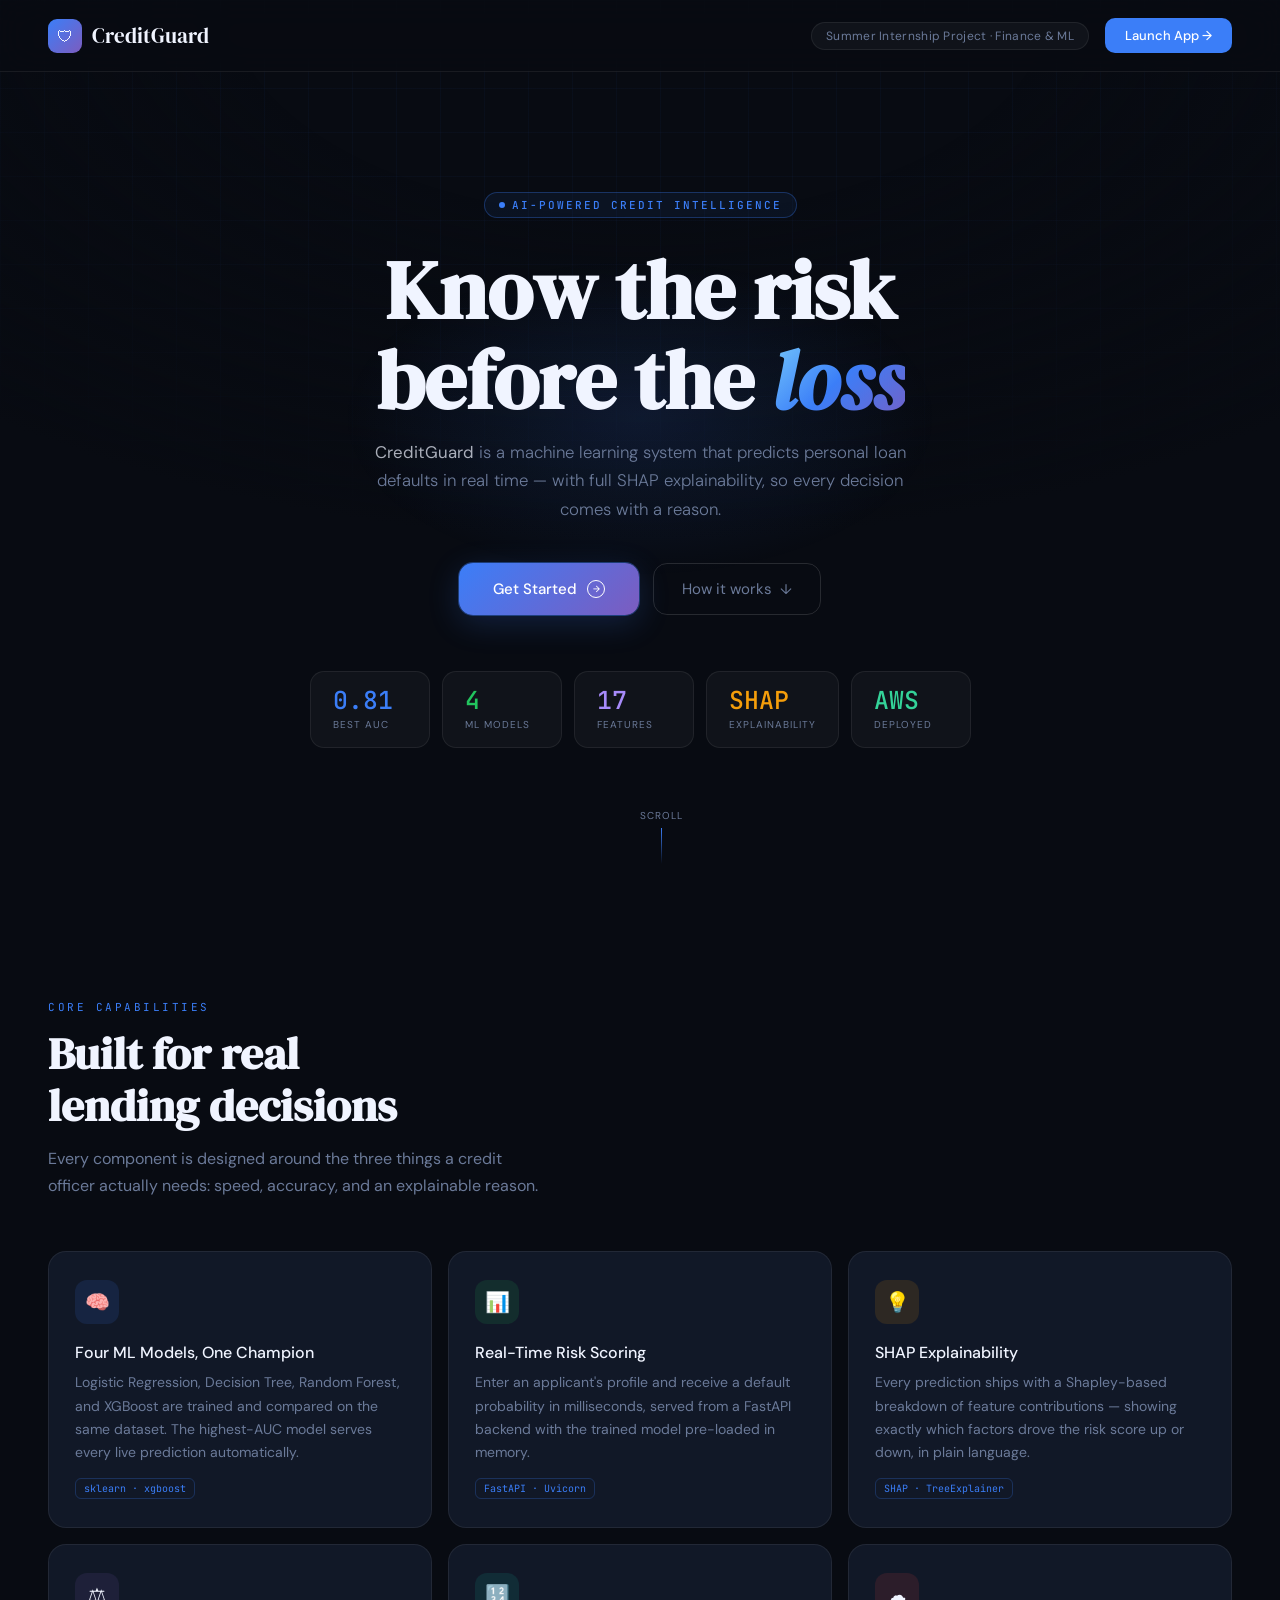
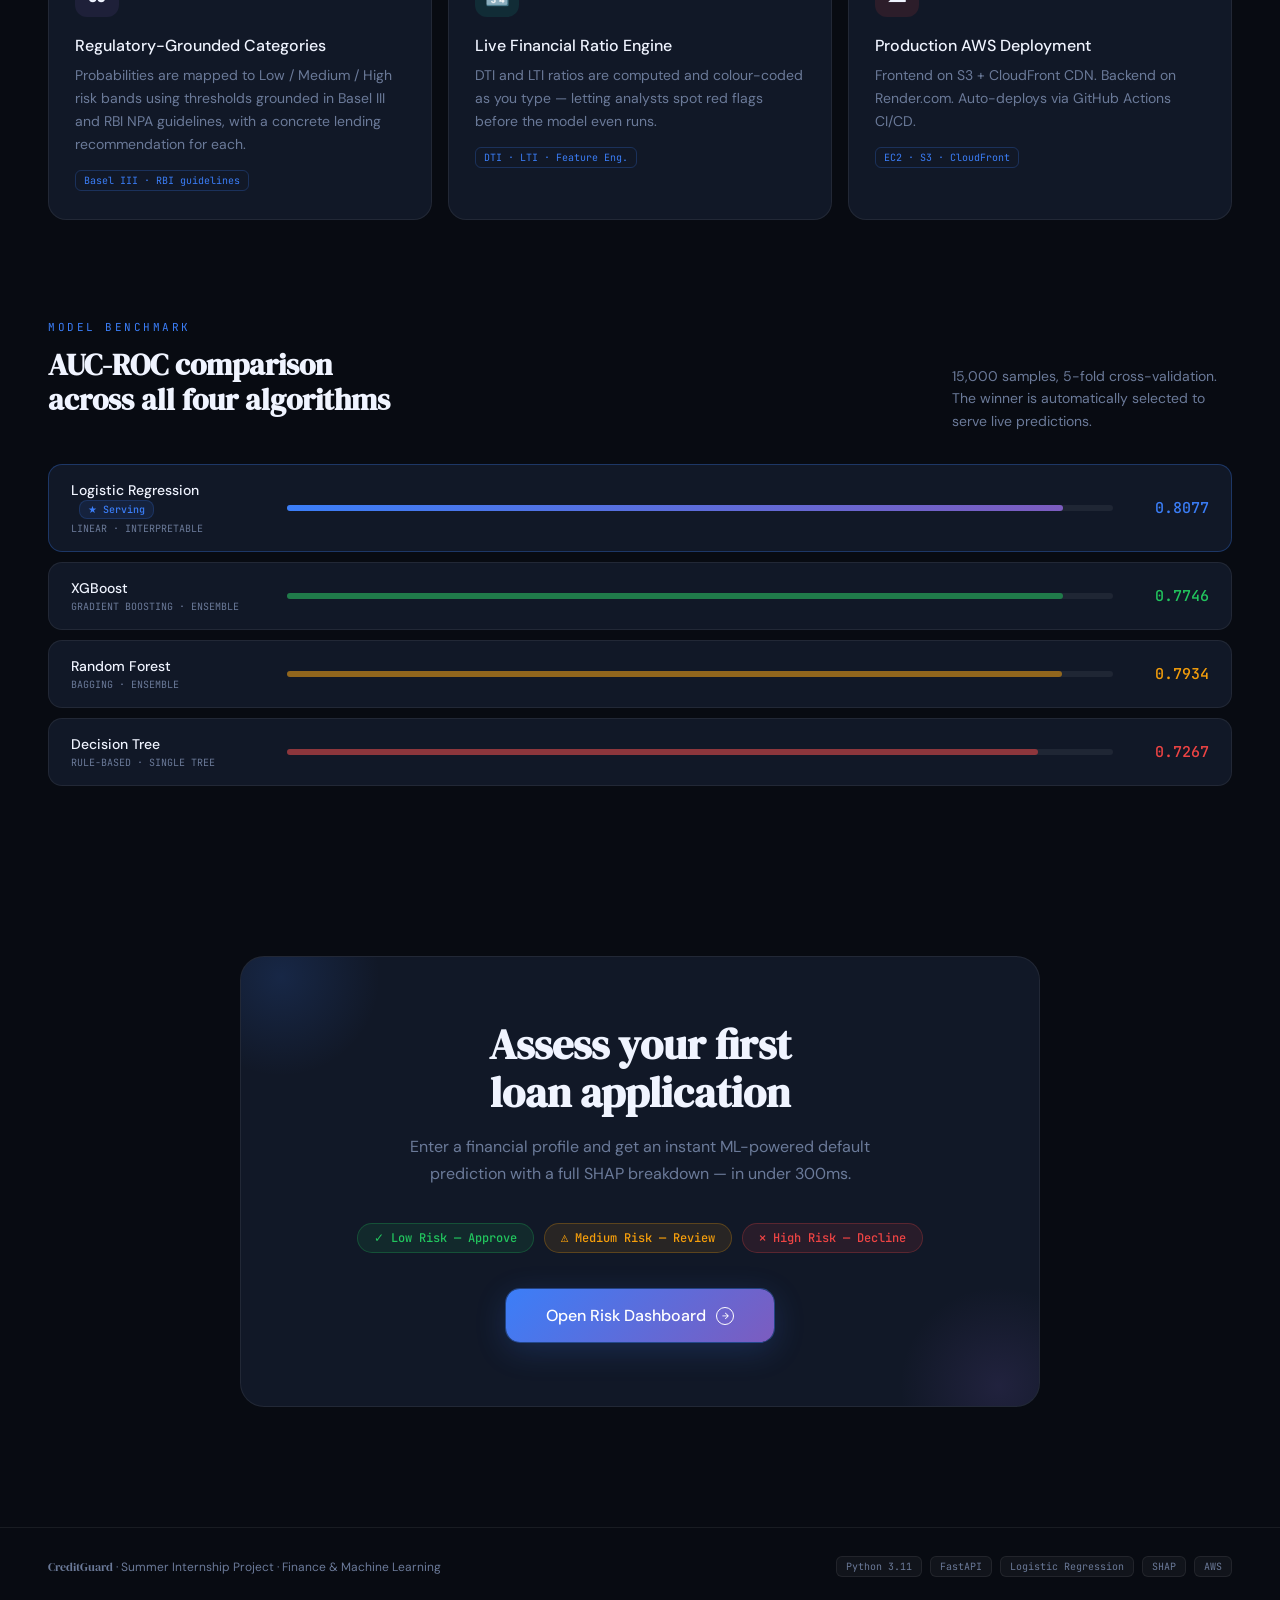
<file: frontend/index.html>
<!DOCTYPE html>
<html lang="en">
<head>
  <meta charset="UTF-8">
  <meta name="viewport" content="width=device-width, initial-scale=1">
  <title>CreditGuard — AI Credit Risk Intelligence</title>
  <link rel="preconnect" href="https://fonts.googleapis.com">
  <link href="https://fonts.googleapis.com/css2?family=DM+Serif+Display:ital@0;1&family=DM+Sans:ital,wght@0,300;0,400;0,500;1,300&family=JetBrains+Mono:wght@400;500&display=swap" rel="stylesheet">
  <style>
    *,*::before,*::after{box-sizing:border-box;margin:0;padding:0}
    :root{
      --bg:#080b12;--surface:#0e1320;--card:#111827;
      --border:rgba(255,255,255,0.07);--border2:rgba(255,255,255,0.13);
      --text:#f0f4ff;--muted:#6b7a99;
      --accent:#3b7ef8;--accent2:#7c5cbf;
      --success:#22c55e;--warning:#f59e0b;--danger:#ef4444;
      --serif:'DM Serif Display',Georgia,serif;
      --sans:'DM Sans',system-ui,sans-serif;
      --mono:'JetBrains Mono',monospace;
    }
    html{scroll-behavior:smooth}
    body{font-family:var(--sans);background:var(--bg);color:var(--text);min-height:100vh;overflow-x:hidden}

    /* Grid background */
    body::before{
      content:'';position:fixed;inset:0;z-index:0;
      background-image:
        linear-gradient(rgba(59,126,248,0.04) 1px,transparent 1px),
        linear-gradient(90deg,rgba(59,126,248,0.04) 1px,transparent 1px);
      background-size:44px 44px;pointer-events:none
    }
    body::after{
      content:'';position:fixed;inset:0;z-index:0;
      background:radial-gradient(ellipse 80% 60% at 50% 0%,transparent 40%,var(--bg) 100%);
      pointer-events:none
    }

    /* ── Nav ── */
    nav{
      position:fixed;top:0;left:0;right:0;z-index:100;
      display:flex;align-items:center;justify-content:space-between;
      padding:18px 48px;
      border-bottom:1px solid var(--border);
      background:rgba(8,11,18,0.75);
      backdrop-filter:blur(16px)
    }
    .logo{display:flex;align-items:center;gap:10px;font-family:var(--serif);font-size:1.3rem;color:var(--text);text-decoration:none}
    .logo-icon{width:34px;height:34px;background:linear-gradient(135deg,var(--accent),var(--accent2));border-radius:9px;display:grid;place-items:center;font-size:16px}
    .nav-pill{font-size:12px;color:var(--muted);background:rgba(255,255,255,0.04);border:1px solid var(--border);border-radius:20px;padding:5px 14px;letter-spacing:.3px}
    .btn-nav{font-family:var(--sans);font-size:13px;font-weight:500;color:#fff;background:var(--accent);border:none;border-radius:10px;padding:9px 20px;cursor:pointer;transition:opacity .2s,transform .1s;text-decoration:none;display:inline-block}
    .btn-nav:hover{opacity:.88}
    .btn-nav:active{transform:scale(.97)}

    /* ── Hero ── */
    .hero{
      position:relative;z-index:1;min-height:100vh;
      display:flex;flex-direction:column;align-items:center;justify-content:center;
      text-align:center;padding:120px 24px 80px
    }
    .hero-orb{
      position:absolute;width:600px;height:320px;top:50%;left:50%;
      transform:translate(-50%,-60%);
      background:radial-gradient(ellipse,rgba(59,126,248,0.13) 0%,transparent 70%);
      pointer-events:none
    }
    .eyebrow{
      display:inline-flex;align-items:center;gap:7px;
      font-family:var(--mono);font-size:11px;font-weight:500;
      color:var(--accent);letter-spacing:2px;text-transform:uppercase;
      border:1px solid rgba(59,126,248,0.3);border-radius:20px;padding:5px 14px;margin-bottom:28px;
      background:rgba(59,126,248,0.07);
      animation:fadeUp .6s ease both
    }
    .eyebrow-dot{width:6px;height:6px;border-radius:50%;background:var(--accent);animation:pulse 2s ease-in-out infinite}
    @keyframes pulse{0%,100%{opacity:1;transform:scale(1)}50%{opacity:.5;transform:scale(.85)}}

    .hero-title{
      font-family:var(--serif);
      font-size:clamp(2.8rem,7vw,5.2rem);
      line-height:1.08;margin-bottom:12px;
      animation:fadeUp .7s .1s ease both
    }
    .hero-title em{
      font-style:italic;
      background:linear-gradient(135deg,#7dd3fc,var(--accent),var(--accent2));
      -webkit-background-clip:text;-webkit-text-fill-color:transparent;background-clip:text
    }
    .hero-sub{
      font-size:1.05rem;font-weight:300;color:var(--muted);line-height:1.7;
      max-width:560px;margin:0 auto 40px;
      animation:fadeUp .7s .2s ease both
    }
    .hero-sub strong{color:rgba(240,244,255,.7);font-weight:400}

    .hero-cta{display:flex;gap:14px;justify-content:center;flex-wrap:wrap;animation:fadeUp .7s .3s ease both}

    .btn-primary{
      font-family:var(--sans);font-size:15px;font-weight:500;
      color:#fff;
      background:linear-gradient(135deg,var(--accent) 0%,var(--accent2) 100%);
      border:none;border-radius:14px;padding:15px 34px;cursor:pointer;
      text-decoration:none;display:inline-flex;align-items:center;gap:10px;
      box-shadow:0 0 0 1px rgba(59,126,248,.4),0 8px 32px rgba(59,126,248,.2);
      transition:transform .2s,box-shadow .2s,opacity .2s;
      position:relative;overflow:hidden
    }
    .btn-primary::before{content:'';position:absolute;inset:0;background:linear-gradient(135deg,rgba(255,255,255,.15),transparent);opacity:0;transition:opacity .2s}
    .btn-primary:hover{transform:translateY(-2px);box-shadow:0 0 0 1px rgba(59,126,248,.5),0 16px 40px rgba(59,126,248,.3)}
    .btn-primary:hover::before{opacity:1}
    .btn-primary:active{transform:translateY(0)}

    .btn-secondary{
      font-family:var(--sans);font-size:15px;font-weight:400;
      color:var(--muted);background:transparent;
      border:1px solid var(--border2);border-radius:14px;padding:15px 28px;cursor:pointer;
      text-decoration:none;display:inline-flex;align-items:center;gap:8px;
      transition:border-color .2s,color .2s
    }
    .btn-secondary:hover{border-color:rgba(255,255,255,.25);color:var(--text)}
    .arrow-icon{width:18px;height:18px;border:1.5px solid currentColor;border-radius:50%;display:grid;place-items:center;font-size:9px;flex-shrink:0}

    /* Stat cards */
    .stats-row{display:flex;gap:12px;justify-content:center;flex-wrap:wrap;margin-top:56px;animation:fadeUp .7s .45s ease both}
    .stat-card{
      background:rgba(255,255,255,.035);border:1px solid var(--border);
      border-radius:14px;padding:16px 22px;text-align:left;min-width:120px;
      backdrop-filter:blur(8px);transition:border-color .2s,transform .2s
    }
    .stat-card:hover{border-color:var(--border2);transform:translateY(-3px)}
    .stat-val{font-family:var(--mono);font-size:1.55rem;font-weight:500;line-height:1;margin-bottom:5px}
    .stat-label{font-size:10px;color:var(--muted);text-transform:uppercase;letter-spacing:1px}

    /* Scroll hint */
    .scroll-hint{
      position:absolute;bottom:36px;left:50%;transform:translateX(-50%);
      display:flex;flex-direction:column;align-items:center;gap:6px;
      font-size:10px;color:var(--muted);letter-spacing:1px;text-transform:uppercase;
      animation:fadeUp .7s .7s ease both
    }
    .scroll-line{width:1px;height:36px;background:linear-gradient(to bottom,var(--accent),transparent);animation:scrollDrop 1.6s ease-in-out infinite}
    @keyframes scrollDrop{0%,100%{opacity:0;transform:scaleY(0);transform-origin:top}50%{opacity:1;transform:scaleY(1)}}

    /* ── Features ── */
    .section{position:relative;z-index:1;padding:100px 48px}
    .section-label{font-family:var(--mono);font-size:11px;color:var(--accent);letter-spacing:2.5px;text-transform:uppercase;margin-bottom:14px}
    .section-title{font-family:var(--serif);font-size:clamp(1.8rem,4vw,2.8rem);line-height:1.15;margin-bottom:14px}
    .section-sub{font-size:1rem;color:var(--muted);max-width:500px;line-height:1.7}

    .features-grid{display:grid;grid-template-columns:repeat(auto-fit,minmax(290px,1fr));gap:16px;margin-top:52px}
    .feat-card{
      background:var(--card);border:1px solid var(--border);border-radius:18px;padding:28px 26px;
      position:relative;overflow:hidden;transition:border-color .25s,transform .25s
    }
    .feat-card:hover{border-color:rgba(59,126,248,.3);transform:translateY(-4px)}
    .feat-card::before{content:'';position:absolute;top:0;left:0;right:0;height:1px;background:linear-gradient(90deg,transparent,rgba(59,126,248,.4),transparent);opacity:0;transition:opacity .25s}
    .feat-card:hover::before{opacity:1}
    .feat-icon{width:44px;height:44px;border-radius:12px;display:grid;place-items:center;font-size:20px;margin-bottom:18px}
    .fi-blue{background:rgba(59,126,248,.12)} .fi-green{background:rgba(34,197,94,.12)}
    .fi-amber{background:rgba(245,158,11,.12)} .fi-purple{background:rgba(124,92,191,.12)}
    .fi-teal{background:rgba(20,184,166,.12)} .fi-red{background:rgba(239,68,68,.12)}
    .feat-title{font-size:1rem;font-weight:500;margin-bottom:8px}
    .feat-desc{font-size:.875rem;color:var(--muted);line-height:1.65}
    .feat-tag{display:inline-block;margin-top:14px;font-family:var(--mono);font-size:10px;color:var(--accent);border:1px solid rgba(59,126,248,.25);border-radius:6px;padding:3px 8px}

    /* ── Model rows ── */
    .models-strip{position:relative;z-index:1;padding:0 48px 100px}
    .models-header{display:flex;justify-content:space-between;align-items:flex-end;margin-bottom:32px;flex-wrap:wrap;gap:16px}
    .model-row{
      display:grid;grid-template-columns:200px 1fr 80px;
      align-items:center;gap:16px;padding:16px 22px;margin-bottom:10px;
      background:var(--card);border:1px solid var(--border);border-radius:14px;transition:border-color .2s
    }
    .model-row:hover{border-color:var(--border2)}
    .model-row.best{border-color:rgba(59,126,248,.3)}
    .model-name{font-size:14px;font-weight:500}
    .model-type{font-family:var(--mono);font-size:10px;color:var(--muted);margin-top:3px}
    .model-bar-wrap{height:6px;background:rgba(255,255,255,.06);border-radius:3px}
    .model-bar{height:6px;border-radius:3px}
    .model-auc{font-family:var(--mono);font-size:15px;font-weight:500;text-align:right}
    .best-badge{display:inline-flex;align-items:center;gap:4px;font-family:var(--mono);font-size:10px;font-weight:500;color:var(--accent);background:rgba(59,126,248,.1);border:1px solid rgba(59,126,248,.2);border-radius:8px;padding:2px 8px;margin-left:8px}

    /* ── CTA ── */
    .cta-section{position:relative;z-index:1;padding:60px 48px 120px}
    .cta-box{
      background:var(--card);border:1px solid var(--border);border-radius:24px;
      padding:64px 48px;text-align:center;position:relative;overflow:hidden;
      max-width:800px;margin:0 auto
    }
    .cta-box::before{content:'';position:absolute;top:-80px;left:-60px;width:200px;height:200px;border-radius:50%;background:radial-gradient(circle,rgba(59,126,248,.15),transparent 70%);pointer-events:none}
    .cta-box::after{content:'';position:absolute;bottom:-80px;right:-60px;width:200px;height:200px;border-radius:50%;background:radial-gradient(circle,rgba(124,92,191,.15),transparent 70%);pointer-events:none}
    .cta-title{font-family:var(--serif);font-size:clamp(1.8rem,4vw,2.6rem);line-height:1.15;margin-bottom:16px}
    .cta-sub{font-size:1rem;color:var(--muted);line-height:1.7;max-width:480px;margin:0 auto 36px}
    .risk-pills{display:flex;justify-content:center;gap:10px;flex-wrap:wrap;margin-bottom:36px}
    .rpill{font-family:var(--mono);font-size:12px;font-weight:500;padding:6px 16px;border-radius:20px}
    .rpill.low{background:rgba(34,197,94,.1);color:#22c55e;border:1px solid rgba(34,197,94,.25)}
    .rpill.med{background:rgba(245,158,11,.1);color:#f59e0b;border:1px solid rgba(245,158,11,.25)}
    .rpill.hi{background:rgba(239,68,68,.1);color:#ef4444;border:1px solid rgba(239,68,68,.25)}

    /* ── Footer ── */
    footer{
      position:relative;z-index:1;border-top:1px solid var(--border);
      padding:28px 48px;display:flex;justify-content:space-between;align-items:center;
      flex-wrap:wrap;gap:12px;font-size:12px;color:var(--muted)
    }
    .footer-stack{display:flex;gap:8px;flex-wrap:wrap}
    .stack-pill{background:rgba(255,255,255,.04);border:1px solid var(--border);border-radius:6px;padding:3px 9px;font-family:var(--mono);font-size:10px}

    @keyframes fadeUp{from{opacity:0;transform:translateY(18px)}to{opacity:1;transform:translateY(0)}}

    @media(max-width:700px){
      nav{padding:16px 20px}
      .nav-pill{display:none}
      .section,.models-strip,.cta-section{padding-left:20px;padding-right:20px}
      .cta-box{padding:40px 22px}
      .model-row{grid-template-columns:1fr 60px}
      .model-bar-wrap{display:none}
      .model-type{display:none}
      footer{padding:20px}
    }
  </style>
</head>
<body>

<!-- Nav -->
<nav>
  <a href="index.html" class="logo">
    <div class="logo-icon">🛡</div>
    CreditGuard
  </a>
  <div style="display:flex;align-items:center;gap:16px">
    <span class="nav-pill">Summer Internship Project · Finance &amp; ML</span>
    <a href="dashboard.html" class="btn-nav">Launch App →</a>
  </div>
</nav>

<!-- Hero -->
<section class="hero">
  <div class="hero-orb"></div>

  <div class="eyebrow">
    <span class="eyebrow-dot"></span>
    AI-Powered Credit Intelligence
  </div>

  <h1 class="hero-title">
    Know the risk<br>before the <em>loss</em>
  </h1>

  <p class="hero-sub">
    <strong>CreditGuard</strong> is a machine learning system that predicts personal loan defaults in real time — with full SHAP explainability, so every decision comes with a reason.
  </p>

  <div class="hero-cta">
    <a href="dashboard.html" class="btn-primary">
      Get Started
      <span class="arrow-icon">→</span>
    </a>
    <a href="#features" class="btn-secondary">
      How it works <span style="font-size:14px">↓</span>
    </a>
  </div>

  <div class="stats-row">
    <div class="stat-card"><div class="stat-val" style="color:var(--accent)">0.81</div><div class="stat-label">Best AUC</div></div>
    <div class="stat-card"><div class="stat-val" style="color:var(--success)">4</div><div class="stat-label">ML Models</div></div>
    <div class="stat-card"><div class="stat-val" style="color:#a78bfa">17</div><div class="stat-label">Features</div></div>
    <div class="stat-card"><div class="stat-val" style="color:var(--warning)">SHAP</div><div class="stat-label">Explainability</div></div>
    <div class="stat-card"><div class="stat-val" style="color:#34d399">AWS</div><div class="stat-label">Deployed</div></div>
  </div>

  <div class="scroll-hint">
    <span>scroll</span>
    <div class="scroll-line"></div>
  </div>
</section>

<!-- Features -->
<section class="section" id="features">
  <div class="section-label">Core Capabilities</div>
  <h2 class="section-title">Built for real<br>lending decisions</h2>
  <p class="section-sub">Every component is designed around the three things a credit officer actually needs: speed, accuracy, and an explainable reason.</p>

  <div class="features-grid">
    <div class="feat-card">
      <div class="feat-icon fi-blue">🧠</div>
      <div class="feat-title">Four ML Models, One Champion</div>
      <div class="feat-desc">Logistic Regression, Decision Tree, Random Forest, and XGBoost are trained and compared on the same dataset. The highest-AUC model serves every live prediction automatically.</div>
      <div class="feat-tag">sklearn · xgboost</div>
    </div>
    <div class="feat-card">
      <div class="feat-icon fi-green">📊</div>
      <div class="feat-title">Real-Time Risk Scoring</div>
      <div class="feat-desc">Enter an applicant's profile and receive a default probability in milliseconds, served from a FastAPI backend with the trained model pre-loaded in memory.</div>
      <div class="feat-tag">FastAPI · Uvicorn</div>
    </div>
    <div class="feat-card">
      <div class="feat-icon fi-amber">💡</div>
      <div class="feat-title">SHAP Explainability</div>
      <div class="feat-desc">Every prediction ships with a Shapley-based breakdown of feature contributions — showing exactly which factors drove the risk score up or down, in plain language.</div>
      <div class="feat-tag">SHAP · TreeExplainer</div>
    </div>
    <div class="feat-card">
      <div class="feat-icon fi-purple">⚖️</div>
      <div class="feat-title">Regulatory-Grounded Categories</div>
      <div class="feat-desc">Probabilities are mapped to Low / Medium / High risk bands using thresholds grounded in Basel III and RBI NPA guidelines, with a concrete lending recommendation for each.</div>
      <div class="feat-tag">Basel III · RBI guidelines</div>
    </div>
    <div class="feat-card">
      <div class="feat-icon fi-teal">🔢</div>
      <div class="feat-title">Live Financial Ratio Engine</div>
      <div class="feat-desc">DTI and LTI ratios are computed and colour-coded as you type — letting analysts spot red flags before the model even runs.</div>
      <div class="feat-tag">DTI · LTI · Feature Eng.</div>
    </div>
    <div class="feat-card">
      <div class="feat-icon fi-red">☁️</div>
      <div class="feat-title">Production AWS Deployment</div>
      <div class="feat-desc">Frontend on S3 + CloudFront CDN. Backend on Render.com. Auto-deploys via GitHub Actions CI/CD.</div>
      <div class="feat-tag">EC2 · S3 · CloudFront</div>
    </div>
  </div>
</section>

<!-- Model comparison -->
<section class="models-strip">
  <div class="models-header">
    <div>
      <div class="section-label">Model Benchmark</div>
      <h2 class="section-title" style="font-size:1.9rem">AUC-ROC comparison<br>across all four algorithms</h2>
    </div>
    <p style="font-size:.875rem;color:var(--muted);max-width:280px;line-height:1.6">15,000 samples, 5-fold cross-validation. The winner is automatically selected to serve live predictions.</p>
  </div>

  <div class="model-row best">
    <div><div class="model-name">Logistic Regression <span class="best-badge">★ Serving</span></div><div class="model-type">LINEAR · INTERPRETABLE</div></div>
    <div class="model-bar-wrap"><div class="model-bar" style="width:94%;background:linear-gradient(90deg,#3b7ef8,#7c5cbf)"></div></div>
    <div class="model-auc" style="color:#3b7ef8">0.8077</div>
  </div>
  <div class="model-row">
    <div><div class="model-name">XGBoost</div><div class="model-type">GRADIENT BOOSTING · ENSEMBLE</div></div>
    <div class="model-bar-wrap"><div class="model-bar" style="width:93.9%;background:#22c55e88"></div></div>
    <div class="model-auc" style="color:#22c55e">0.7746</div>
  </div>
  <div class="model-row">
    <div><div class="model-name">Random Forest</div><div class="model-type">BAGGING · ENSEMBLE</div></div>
    <div class="model-bar-wrap"><div class="model-bar" style="width:93.8%;background:#f59e0b88"></div></div>
    <div class="model-auc" style="color:#f59e0b">0.7934</div>
  </div>
  <div class="model-row">
    <div><div class="model-name">Decision Tree</div><div class="model-type">RULE-BASED · SINGLE TREE</div></div>
    <div class="model-bar-wrap"><div class="model-bar" style="width:90.9%;background:#ef444488"></div></div>
    <div class="model-auc" style="color:#ef4444">0.7267</div>
  </div>
</section>

<!-- CTA -->
<section class="cta-section">
  <div class="cta-box">
    <h2 class="cta-title">Assess your first<br>loan application</h2>
    <p class="cta-sub">Enter a financial profile and get an instant ML-powered default prediction with a full SHAP breakdown — in under 300ms.</p>
    <div class="risk-pills">
      <span class="rpill low">✓ Low Risk — Approve</span>
      <span class="rpill med">⚠ Medium Risk — Review</span>
      <span class="rpill hi">✕ High Risk — Decline</span>
    </div>
    <a href="dashboard.html" class="btn-primary" style="font-size:16px;padding:16px 40px">
      Open Risk Dashboard
      <span class="arrow-icon">→</span>
    </a>
  </div>
</section>

<!-- Footer -->
<footer>
  <div><span style="font-family:var(--serif)">CreditGuard</span> · Summer Internship Project · Finance &amp; Machine Learning</div>
  <div class="footer-stack">
    <span class="stack-pill">Python 3.11</span>
    <span class="stack-pill">FastAPI</span>
    <span class="stack-pill">Logistic Regression</span>
    <span class="stack-pill">SHAP</span>
    <!-- <span class="stack-pill">Bootstrap 5</span> -->
    <!-- <span class="stack-pill">Docker</span> -->
    <span class="stack-pill">AWS</span>
  </div>
</footer>

</body>
</html>
</file>
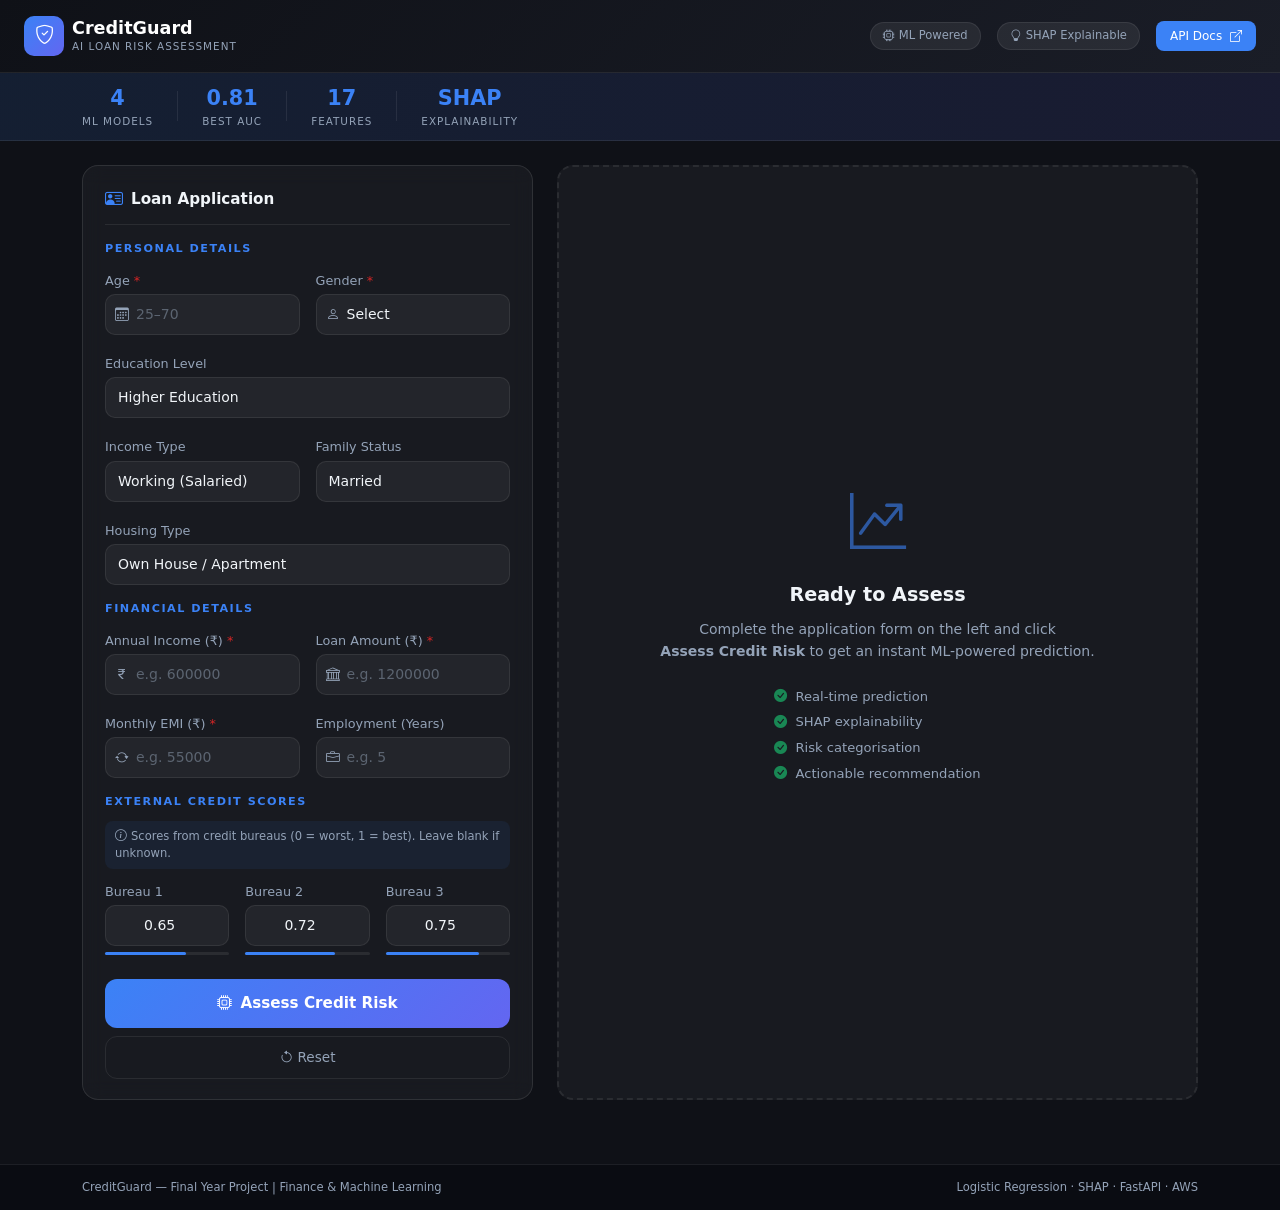
<file: frontend/dashboard.html>
<!DOCTYPE html>
<html lang="en">
<head>
  <meta charset="UTF-8">
  <meta name="viewport" content="width=device-width, initial-scale=1">
  <title>CreditGuard — AI Loan Risk Assessment</title>
  <link href="https://cdn.jsdelivr.net/npm/bootstrap@5.3.2/dist/css/bootstrap.min.css" rel="stylesheet">
  <link href="https://cdn.jsdelivr.net/npm/bootstrap-icons@1.11.3/font/bootstrap-icons.css" rel="stylesheet">
  <link href="css/style.css" rel="stylesheet">
</head>
<body>

<!-- ── Navbar ─────────────────────────────────────────────────── -->
<nav class="navbar navbar-dark px-4 py-3 d-flex justify-content-between align-items-center">
  <div class="d-flex align-items-center gap-2">
    <div class="brand-icon"><i class="bi bi-shield-check"></i></div>
    <div>
      <div class="brand-name">CreditGuard</div>
      <div class="brand-sub">AI Loan Risk Assessment</div>
    </div>
  </div>
  <div class="d-flex gap-3 align-items-center">
    <span class="nav-badge"><i class="bi bi-cpu me-1"></i>ML Powered</span>
    <span class="nav-badge"><i class="bi bi-lightbulb me-1"></i>SHAP Explainable</span>
    <a href="https://credit-risk-project-qaya.onrender.com/docs" target="_blank" class="nav-link-btn">API Docs <i class="bi bi-box-arrow-up-right ms-1"></i></a>
  </div>
</nav>

<!-- ── Hero ──────────────────────────────────────────────────── -->
<div class="hero-strip">
  <div class="container">
    <div class="d-flex gap-4 align-items-center flex-wrap">
      <div class="hero-stat"><div class="hero-stat-val">4</div><div class="hero-stat-label">ML Models</div></div>
      <div class="hero-div"></div>
      <div class="hero-stat"><div class="hero-stat-val">0.81</div><div class="hero-stat-label">Best AUC</div></div>
      <div class="hero-div"></div>
      <div class="hero-stat"><div class="hero-stat-val">17</div><div class="hero-stat-label">Features</div></div>
      <div class="hero-div"></div>
      <div class="hero-stat"><div class="hero-stat-val">SHAP</div><div class="hero-stat-label">Explainability</div></div>
    </div>
  </div>
</div>

<!-- ── Loading Overlay ───────────────────────────────────────── -->
<div class="loading-overlay" id="loadingOverlay">
  <div class="loading-box">
    <div class="loading-spinner"></div>
    <div class="loading-title">Analysing Credit Profile</div>
    <div class="loading-steps" id="loadingSteps">
      <div class="lstep active" id="ls1"><i class="bi bi-check-circle-fill"></i> Validating inputs</div>
      <div class="lstep" id="ls2"><i class="bi bi-circle"></i> Running ML model</div>
      <div class="lstep" id="ls3"><i class="bi bi-circle"></i> Generating SHAP explanation</div>
      <div class="lstep" id="ls4"><i class="bi bi-circle"></i> Preparing results</div>
    </div>
  </div>
</div>

<!-- ── Main Content ──────────────────────────────────────────── -->
<div class="container-xl py-4">
  <div class="row g-4">

    <!-- LEFT: Form -->
    <div class="col-lg-5">
      <div class="glass-card">
        <div class="card-header-custom">
          <i class="bi bi-person-vcard"></i>
          <span>Loan Application</span>
        </div>
        <form id="loanForm" novalidate>

          <!-- Personal -->
          <div class="section-label">Personal Details</div>
          <div class="row g-3 mb-3">
            <div class="col-6">
              <label class="form-label">Age <span class="req">*</span></label>
              <div class="input-icon-wrap">
                <i class="bi bi-calendar3 inp-icon"></i>
                <input type="number" class="form-control has-icon" id="age" min="18" max="75" placeholder="25–70" required>
              </div>
            </div>
            <div class="col-6">
              <label class="form-label">Gender <span class="req">*</span></label>
              <div class="input-icon-wrap">
                <i class="bi bi-person inp-icon"></i>
                <select class="form-select has-icon" id="gender" required>
                  <option value="">Select</option>
                  <option value="M">Male</option>
                  <option value="F">Female</option>
                </select>
              </div>
            </div>
            <div class="col-12">
              <label class="form-label">Education Level</label>
              <select class="form-select" id="education_type">
                <option value="Higher education">Higher Education</option>
                <option value="Secondary">Secondary / Vocational</option>
                <option value="Incomplete higher">Incomplete Higher</option>
                <option value="Lower secondary">Lower Secondary</option>
              </select>
            </div>
            <div class="col-6">
              <label class="form-label">Income Type</label>
              <select class="form-select" id="income_type">
                <option value="Working">Working (Salaried)</option>
                <option value="Commercial associate">Commercial Associate</option>
                <option value="Pensioner">Pensioner</option>
                <option value="State servant">State Servant</option>
              </select>
            </div>
            <div class="col-6">
              <label class="form-label">Family Status</label>
              <select class="form-select" id="family_status">
                <option value="Married">Married</option>
                <option value="Single">Single</option>
                <option value="Civil marriage">Civil Marriage</option>
                <option value="Separated">Separated</option>
                <option value="Widow">Widow</option>
              </select>
            </div>
            <div class="col-12">
              <label class="form-label">Housing Type</label>
              <select class="form-select" id="housing_type">
                <option value="House / apartment">Own House / Apartment</option>
                <option value="Rented apartment">Rented Apartment</option>
                <option value="With parents">Living with Parents</option>
                <option value="Municipal apartment">Municipal Apartment</option>
                <option value="Co-op apartment">Co-op Apartment</option>
              </select>
            </div>
          </div>

          <!-- Financial -->
          <div class="section-label">Financial Details</div>
          <div class="row g-3 mb-3">
            <div class="col-6">
              <label class="form-label">Annual Income (₹) <span class="req">*</span></label>
              <div class="input-icon-wrap">
                <i class="bi bi-currency-rupee inp-icon"></i>
                <input type="number" class="form-control has-icon" id="income" min="1" placeholder="e.g. 600000" required>
              </div>
            </div>
            <div class="col-6">
              <label class="form-label">Loan Amount (₹) <span class="req">*</span></label>
              <div class="input-icon-wrap">
                <i class="bi bi-bank inp-icon"></i>
                <input type="number" class="form-control has-icon" id="loan_amount" min="1" placeholder="e.g. 1200000" required>
              </div>
            </div>
            <div class="col-6">
              <label class="form-label">Monthly EMI (₹) <span class="req">*</span></label>
              <div class="input-icon-wrap">
                <i class="bi bi-arrow-repeat inp-icon"></i>
                <input type="number" class="form-control has-icon" id="annuity" min="1" placeholder="e.g. 55000" required>
              </div>
            </div>
            <div class="col-6">
              <label class="form-label">Employment (Years)</label>
              <div class="input-icon-wrap">
                <i class="bi bi-briefcase inp-icon"></i>
                <input type="number" class="form-control has-icon" id="employment_yrs" min="0" step="0.5" placeholder="e.g. 5">
              </div>
            </div>
            <!-- <div class="col-12">
              <label class="form-label">Family Members</label>
              <input type="range" class="form-range" id="family_members" min="1" max="10" value="2"
                     oninput="document.getElementById('fm_val').textContent=this.value">
              <div class="d-flex justify-content-between">
                <span class="range-label">1</span>
                <span class="range-val"><span id="fm_val">2</span> members</span>
                <span class="range-label">10</span>
              </div>
            </div> -->
            <input type="hidden" id="family_members" value="2">
          </div>

          <!-- Credit Scores -->
          <div class="section-label">External Credit Scores</div>
          <div class="credit-score-note"><i class="bi bi-info-circle me-1"></i>Scores from credit bureaus (0 = worst, 1 = best). Leave blank if unknown.</div>
          <div class="row g-3 mb-4">
            <div class="col-4">
              <label class="form-label">Bureau 1</label>
              <input type="number" class="form-control text-center" id="ext_source_1" step="0.01" min="0" max="1" placeholder="0.00–1.00" value="0.65">
              <div class="score-bar-wrap"><div class="score-bar" id="sb1" style="width:65%"></div></div>
            </div>
            <div class="col-4">
              <label class="form-label">Bureau 2</label>
              <input type="number" class="form-control text-center" id="ext_source_2" step="0.01" min="0" max="1" placeholder="0.00–1.00" value="0.72">
              <div class="score-bar-wrap"><div class="score-bar" id="sb2" style="width:72%"></div></div>
            </div>
            <div class="col-4">
              <label class="form-label">Bureau 3</label>
              <input type="number" class="form-control text-center" id="ext_source_3" step="0.01" min="0" max="1" placeholder="0.00–1.00" value="0.75">
              <div class="score-bar-wrap"><div class="score-bar" id="sb3" style="width:75%"></div></div>
            </div>
          </div>

          <!-- DTI Preview -->
          <div class="dti-preview" id="dtiPreview" style="display:none">
            <div class="dti-row">
              <span>Debt-to-Income (DTI)</span><strong id="dtiVal">–</strong>
            </div>
            <div class="dti-row">
              <span>Loan-to-Income (LTI)</span><strong id="ltiVal">–</strong>
            </div>
          </div>

          <div class="d-grid gap-2 mt-3">
            <button type="submit" class="btn-assess">
              <i class="bi bi-cpu me-2"></i>Assess Credit Risk
            </button>
            <button type="button" class="btn-reset" onclick="resetForm()">
              <i class="bi bi-arrow-counterclockwise me-1"></i>Reset
            </button>
          </div>
        </form>
      </div>
    </div>

    <!-- RIGHT: Results -->
    <div class="col-lg-7">

      <!-- Placeholder -->
      <div class="placeholder-card" id="placeholderCard">
        <div class="placeholder-icon"><i class="bi bi-graph-up-arrow"></i></div>
        <div class="placeholder-title">Ready to Assess</div>
        <div class="placeholder-text">Complete the application form on the left and click<br><strong>Assess Credit Risk</strong> to get an instant ML-powered prediction.</div>
        <div class="placeholder-features">
          <div class="pf-item"><i class="bi bi-check-circle-fill text-success me-2"></i>Real-time prediction</div>
          <div class="pf-item"><i class="bi bi-check-circle-fill text-success me-2"></i>SHAP explainability</div>
          <div class="pf-item"><i class="bi bi-check-circle-fill text-success me-2"></i>Risk categorisation</div>
          <div class="pf-item"><i class="bi bi-check-circle-fill text-success me-2"></i>Actionable recommendation</div>
        </div>
      </div>

      <!-- Results (hidden until prediction) -->
      <div id="resultSection" style="display:none">

        <!-- Risk Summary -->
        <div class="glass-card mb-3">
          <div class="risk-summary">
            <div class="risk-left">
              <div class="risk-category-badge" id="riskBadge">–</div>
              <div class="risk-prob-big" id="riskProb">–%</div>
              <div class="risk-prob-label">Default Probability</div>
              <div class="risk-rec" id="riskRec"></div>
            </div>
            <div class="risk-right">
              <canvas id="gaugeCanvas" width="200" height="130"></canvas>
              <div class="model-tag" id="modelTag">–</div>
            </div>
          </div>
          <div class="risk-desc" id="riskDesc"></div>
        </div>

        <!-- SHAP Factors -->
        <div class="glass-card mb-3">
          <div class="card-header-custom">
            <i class="bi bi-lightbulb"></i>
            <span>Key Risk Factors <span class="shap-badge">SHAP Explainability</span></span>
          </div>
          <div class="shap-legend mb-3">
            <span class="shap-leg-item shap-inc"><i class="bi bi-arrow-up-circle-fill"></i> Increases risk</span>
            <span class="shap-leg-item shap-dec"><i class="bi bi-arrow-down-circle-fill"></i> Decreases risk</span>
          </div>
          <div id="shapFactors"></div>
        </div>

        <!-- Model Comparison -->
        <div class="glass-card">
          <div class="card-header-custom">
            <i class="bi bi-bar-chart"></i>
            <span>Model Performance Comparison</span>
          </div>
          <div id="modelComparison"></div>
        </div>

      </div>
    </div>

  </div><!-- /row -->
</div><!-- /container -->

<!-- ── Footer ────────────────────────────────────────────────── -->
<footer class="footer-bar">
  <div class="container d-flex justify-content-between align-items-center flex-wrap gap-2">
    <span>CreditGuard — Final Year Project | Finance & Machine Learning</span>
    <span>Logistic Regression · SHAP · FastAPI · AWS</span>
  </div>
</footer>

<script src="https://cdn.jsdelivr.net/npm/bootstrap@5.3.2/dist/js/bootstrap.bundle.min.js"></script>
<script src="js/app.js"></script>
</body>
</html>
</file>
<file: frontend/css/style.css>
/* ── Variables ────────────────────────────── */
:root {
  --dark:    #0f1117;
  --dark2:   #1a1d27;
  --accent:  #3b82f6;
  --accent2: #6366f1;
  --success: #16a34a;
  --warning: #d97706;
  --danger:  #dc2626;
  --text:    #f1f5f9;
  --muted:   #94a3b8;
  --border:  rgba(255,255,255,0.08);
  --card-bg: rgba(255,255,255,0.04);
  --card-border: rgba(255,255,255,0.10);
}

/* ── Base ─────────────────────────────────── */
body {
  background: var(--dark);
  color: var(--text);
  font-family: 'Inter', 'Segoe UI', system-ui, sans-serif;
  min-height: 100vh;
}

/* ── Navbar ───────────────────────────────── */
.navbar {
  background: linear-gradient(135deg, #0f1117 0%, #1a1d27 100%);
  border-bottom: 1px solid var(--border);
  position: sticky; top: 0; z-index: 100;
}
.brand-icon {
  width: 40px; height: 40px;
  background: linear-gradient(135deg, var(--accent), var(--accent2));
  border-radius: 10px;
  display: flex; align-items: center; justify-content: center;
  font-size: 1.2rem; color: white;
}
.brand-name  { font-size: 1.1rem; font-weight: 700; color: white; line-height: 1.2; }
.brand-sub   { font-size: 0.65rem; color: var(--muted); text-transform: uppercase; letter-spacing: 1px; }
.nav-badge {
  background: rgba(255,255,255,0.07);
  border: 1px solid var(--border);
  border-radius: 20px; padding: 4px 12px;
  font-size: 0.72rem; color: var(--muted);
}
.nav-link-btn {
  background: var(--accent); color: white;
  border-radius: 8px; padding: 6px 14px;
  font-size: 0.75rem; text-decoration: none; font-weight: 500;
  transition: opacity .2s;
}
.nav-link-btn:hover { opacity: 0.85; color: white; }

/* ── Hero strip ───────────────────────────── */
.hero-strip {
  background: linear-gradient(90deg, rgba(59,130,246,0.12), rgba(99,102,241,0.12));
  border-bottom: 1px solid var(--border);
  padding: 10px 0;
}
.hero-stat    { text-align: center; min-width: 60px; }
.hero-stat-val   { font-size: 1.3rem; font-weight: 700; color: var(--accent); }
.hero-stat-label { font-size: 0.65rem; color: var(--muted); text-transform: uppercase; letter-spacing: 1px; }
.hero-div { width: 1px; height: 30px; background: var(--border); }

/* ── Glass Card ───────────────────────────── */
.glass-card {
  background: var(--card-bg);
  border: 1px solid var(--card-border);
  border-radius: 16px;
  padding: 20px 22px;
  backdrop-filter: blur(10px);
}
.card-header-custom {
  display: flex; align-items: center; gap: 8px;
  font-weight: 600; font-size: 0.95rem;
  color: var(--text);
  margin-bottom: 16px;
  padding-bottom: 12px;
  border-bottom: 1px solid var(--border);
}
.card-header-custom i { color: var(--accent); font-size: 1.1rem; }

/* ── Form styles ──────────────────────────── */
.section-label {
  font-size: 0.7rem; font-weight: 600;
  color: var(--accent); text-transform: uppercase; letter-spacing: 1.5px;
  margin: 14px 0 10px;
}
.form-label { font-size: 0.8rem; color: var(--muted); margin-bottom: 4px; font-weight: 500; }
.req { color: var(--danger); }

.form-control, .form-select {
  background: rgba(255,255,255,0.05) !important;
  border: 1px solid var(--border) !important;
  border-radius: 10px !important;
  color: var(--text) !important;
  font-size: 0.875rem;
  padding: 9px 12px;
  transition: border-color .2s, box-shadow .2s;
}
.form-control:focus, .form-select:focus {
  border-color: var(--accent) !important;
  box-shadow: 0 0 0 3px rgba(59,130,246,0.15) !important;
  background: rgba(255,255,255,0.07) !important;
}
.form-control::placeholder { color: rgba(148,163,184,0.5); }
.form-select option { background: #1a1d27; color: var(--text); }

.input-icon-wrap { position: relative; }
.inp-icon {
  position: absolute; left: 10px; top: 50%;
  transform: translateY(-50%); color: var(--muted);
  font-size: 0.85rem; z-index: 2; pointer-events: none;
}
.has-icon { padding-left: 30px !important; }

.form-range { accent-color: var(--accent); }
.range-label { font-size: 0.7rem; color: var(--muted); }
.range-val   { font-size: 0.78rem; color: var(--accent); font-weight: 600; }

/* Credit score bars */
.credit-score-note {
  font-size: 0.72rem; color: var(--muted); margin-bottom: 10px;
  background: rgba(59,130,246,0.08); border-radius: 8px; padding: 7px 10px;
}
.score-bar-wrap {
  height: 3px; background: rgba(255,255,255,0.08);
  border-radius: 3px; margin-top: 6px;
}
.score-bar { height: 3px; border-radius: 3px; background: var(--accent); transition: width .3s; }

/* DTI preview */
.dti-preview {
  background: rgba(99,102,241,0.08);
  border: 1px solid rgba(99,102,241,0.2);
  border-radius: 10px; padding: 10px 14px; margin-bottom: 4px;
}
.dti-row {
  display: flex; justify-content: space-between;
  font-size: 0.8rem; color: var(--muted); padding: 2px 0;
}
.dti-row strong { color: var(--text); }

/* Buttons */
.btn-assess {
  background: linear-gradient(135deg, var(--accent), var(--accent2));
  color: white; border: none; border-radius: 12px;
  padding: 13px; font-weight: 600; font-size: 0.95rem;
  cursor: pointer; width: 100%; transition: opacity .2s, transform .1s;
}
.btn-assess:hover   { opacity: 0.9; }
.btn-assess:active  { transform: scale(0.98); }
.btn-reset {
  background: transparent; color: var(--muted);
  border: 1px solid var(--border); border-radius: 12px;
  padding: 10px; font-size: 0.85rem; cursor: pointer; width: 100%;
  transition: all .2s;
}
.btn-reset:hover { border-color: var(--muted); color: var(--text); }

/* ── Placeholder ──────────────────────────── */
.placeholder-card {
  background: var(--card-bg);
  border: 2px dashed var(--border);
  border-radius: 16px; padding: 48px 32px;
  text-align: center; height: 100%;
  display: flex; flex-direction: column; justify-content: center; align-items: center;
}
.placeholder-icon { font-size: 3.5rem; color: var(--accent); margin-bottom: 16px; opacity: 0.6; }
.placeholder-title { font-size: 1.2rem; font-weight: 600; margin-bottom: 8px; }
.placeholder-text  { color: var(--muted); font-size: 0.875rem; line-height: 1.6; margin-bottom: 24px; }
.placeholder-features { display: flex; flex-direction: column; gap: 6px; text-align: left; }
.pf-item { font-size: 0.82rem; color: var(--muted); }

/* ── Risk Summary ─────────────────────────── */
.risk-summary {
  display: flex; justify-content: space-between; align-items: flex-start; gap: 16px;
  margin-bottom: 14px;
}
.risk-left { flex: 1; }
.risk-category-badge {
  display: inline-block; padding: 5px 16px;
  border-radius: 20px; font-size: 0.75rem;
  font-weight: 700; letter-spacing: 1.5px;
  text-transform: uppercase; margin-bottom: 10px;
}
.risk-prob-big {
  font-size: 3rem; font-weight: 800; line-height: 1;
  margin-bottom: 2px; font-variant-numeric: tabular-nums;
}
.risk-prob-label { font-size: 0.72rem; color: var(--muted); text-transform: uppercase; letter-spacing: 1px; margin-bottom: 10px; }
.risk-rec {
  font-size: 0.82rem; color: var(--muted); line-height: 1.5;
  background: rgba(255,255,255,0.04); border-radius: 8px; padding: 8px 10px;
  border-left: 3px solid var(--accent);
}
.risk-right { text-align: center; }
.model-tag {
  font-size: 0.65rem; color: var(--muted); margin-top: 6px;
  text-transform: uppercase; letter-spacing: 1px;
}
.risk-desc {
  font-size: 0.82rem; color: var(--muted); line-height: 1.6;
  padding-top: 12px; border-top: 1px solid var(--border);
}

/* ── SHAP Factors ─────────────────────────── */
.shap-badge {
  background: rgba(99,102,241,0.15); color: #818cf8;
  border-radius: 8px; padding: 2px 8px; font-size: 0.68rem; font-weight: 600;
  letter-spacing: 0.5px; margin-left: 6px;
}
.shap-legend { display: flex; gap: 16px; }
.shap-leg-item { font-size: 0.72rem; color: var(--muted); display: flex; align-items: center; gap: 4px; }
.shap-inc i { color: #ef4444; }
.shap-dec i { color: #22c55e; }
.shap-factor-row { margin-bottom: 12px; }
.shap-factor-top {
  display: flex; justify-content: space-between; align-items: center;
  margin-bottom: 4px; font-size: 0.8rem;
}
.shap-factor-name { color: var(--text); font-weight: 500; }
.shap-factor-val  { color: var(--muted); font-size: 0.72rem; }
.shap-factor-shap { font-size: 0.75rem; font-weight: 700; }
.shap-bar-track {
  height: 6px; background: rgba(255,255,255,0.06);
  border-radius: 3px; overflow: hidden;
}
.shap-bar-fill { height: 6px; border-radius: 3px; transition: width .5s ease; }
.shap-factor-dir { font-size: 0.65rem; color: var(--muted); margin-top: 2px; }

/* ── Model Comparison ─────────────────────── */
.model-comp-row {
  display: flex; align-items: center; gap: 12px;
  padding: 8px 0; border-bottom: 1px solid var(--border);
  font-size: 0.82rem;
}
.model-comp-row:last-child { border-bottom: none; }
.model-comp-name { width: 160px; color: var(--text); font-weight: 500; flex-shrink: 0; }
.model-comp-bar-wrap { flex: 1; height: 8px; background: rgba(255,255,255,0.06); border-radius: 4px; }
.model-comp-bar { height: 8px; border-radius: 4px; transition: width .7s ease; }
.model-comp-auc { width: 48px; text-align: right; color: var(--muted); font-weight: 600; flex-shrink: 0; }
.model-best-tag {
  background: rgba(59,130,246,0.15); color: var(--accent);
  border-radius: 6px; padding: 1px 6px; font-size: 0.65rem; font-weight: 700;
  margin-left: 6px;
}

/* ── Loading Overlay ──────────────────────── */
.loading-overlay {
  position: fixed; inset: 0;
  background: rgba(15,17,23,0.85);
  backdrop-filter: blur(4px);
  z-index: 9999; display: none;
  align-items: center; justify-content: center;
}
.loading-box {
  background: #1a1d27; border: 1px solid var(--border);
  border-radius: 20px; padding: 36px 40px; text-align: center;
  min-width: 300px;
}
.loading-spinner {
  width: 48px; height: 48px;
  border: 3px solid var(--border);
  border-top-color: var(--accent);
  border-radius: 50%; animation: spin 0.8s linear infinite;
  margin: 0 auto 20px;
}
@keyframes spin { to { transform: rotate(360deg); } }
.loading-title { font-weight: 600; font-size: 1rem; margin-bottom: 16px; }
.lstep {
  font-size: 0.78rem; color: var(--muted); padding: 4px 0;
  display: flex; align-items: center; gap: 8px;
  opacity: 0.4; transition: all .3s;
}
.lstep.active  { opacity: 1; color: var(--accent); }
.lstep.done    { opacity: 1; color: var(--success); }
.lstep i { font-size: 0.9rem; }

/* ── Footer ───────────────────────────────── */
.footer-bar {
  background: #0a0c12; border-top: 1px solid var(--border);
  padding: 14px 24px; margin-top: 40px;
  font-size: 0.72rem; color: var(--muted);
}

/* ── Responsive tweaks ────────────────────── */
@media (max-width: 768px) {
  .hero-strip .d-flex { justify-content: center; }
  .nav-badge { display: none; }
  .risk-summary { flex-direction: column; }
  .risk-right { width: 100%; }
}
</file>
